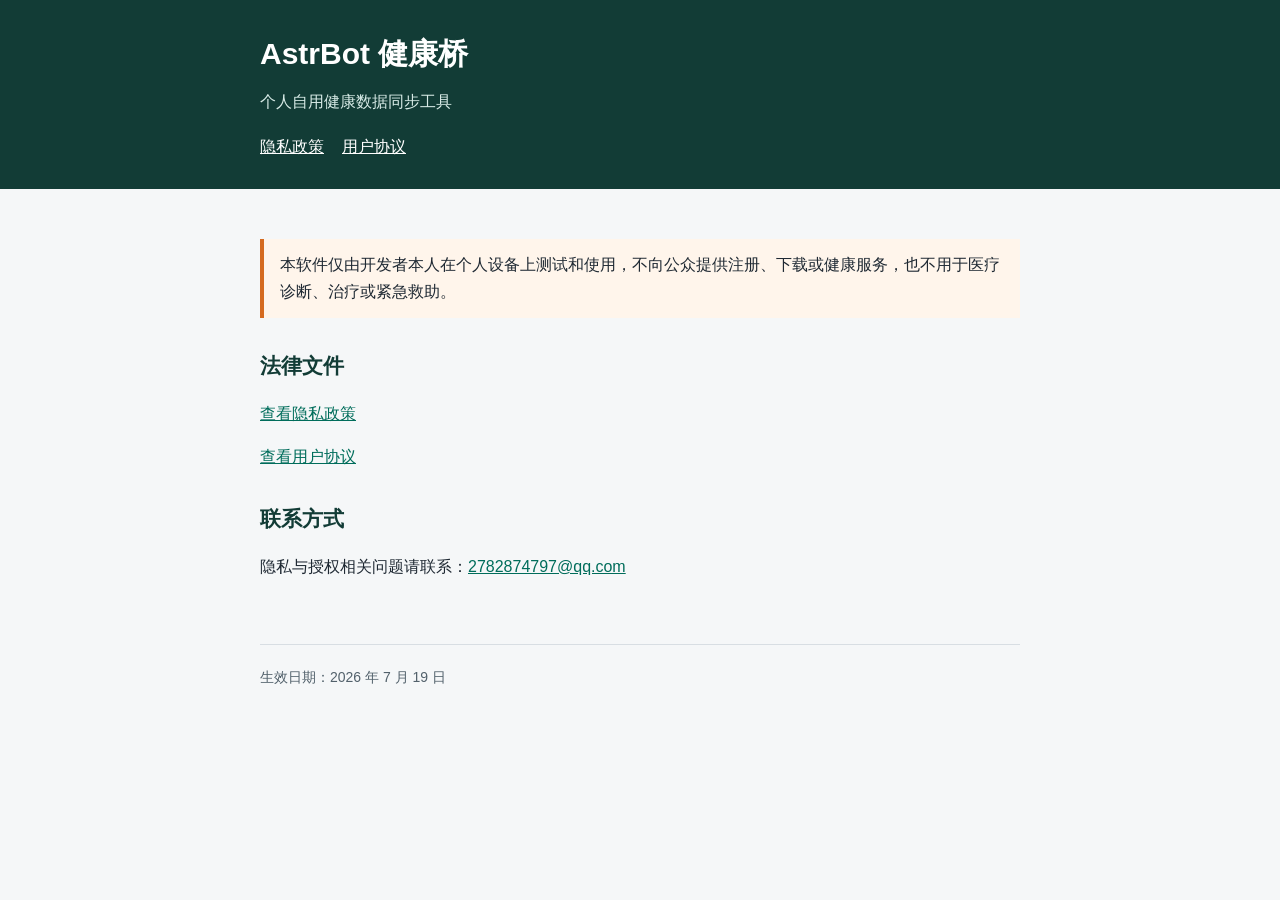
<file: index.html>
<!doctype html>
<html lang="zh-CN">
<head>
    <meta charset="utf-8">
    <meta name="viewport" content="width=device-width, initial-scale=1">
    <title>AstrBot 健康桥</title>
    <link rel="stylesheet" href="styles.css">
</head>
<body>
<header>
    <div>
        <h1>AstrBot 健康桥</h1>
        <p>个人自用健康数据同步工具</p>
        <nav><a href="privacy.html">隐私政策</a><a href="terms.html">用户协议</a></nav>
    </div>
</header>
<main>
    <p class="notice">本软件仅由开发者本人在个人设备上测试和使用，不向公众提供注册、下载或健康服务，也不用于医疗诊断、治疗或紧急救助。</p>
    <h2>法律文件</h2>
    <p><a href="privacy.html">查看隐私政策</a></p>
    <p><a href="terms.html">查看用户协议</a></p>
    <h2>联系方式</h2>
    <p>隐私与授权相关问题请联系：<a href="mailto:2782874797@qq.com">2782874797@qq.com</a></p>
</main>
<footer>生效日期：2026 年 7 月 19 日</footer>
</body>
</html>
</file>
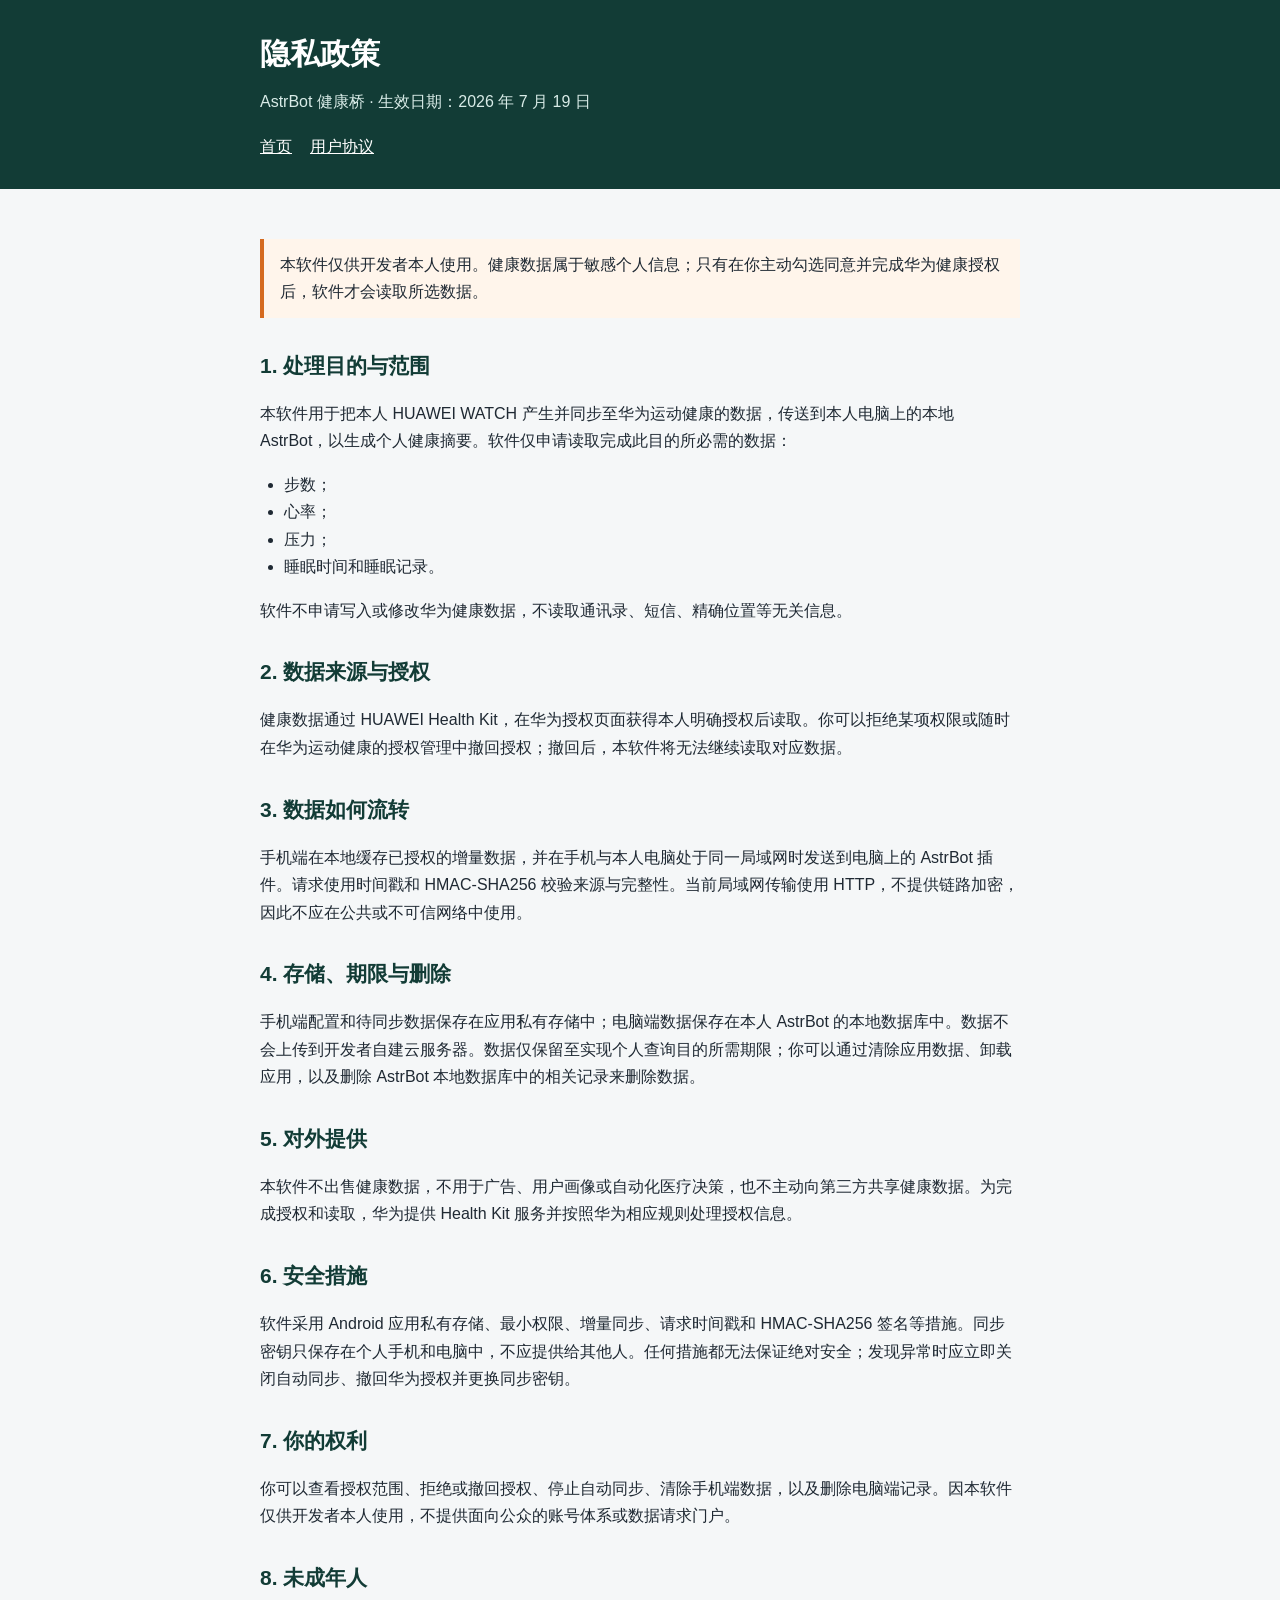
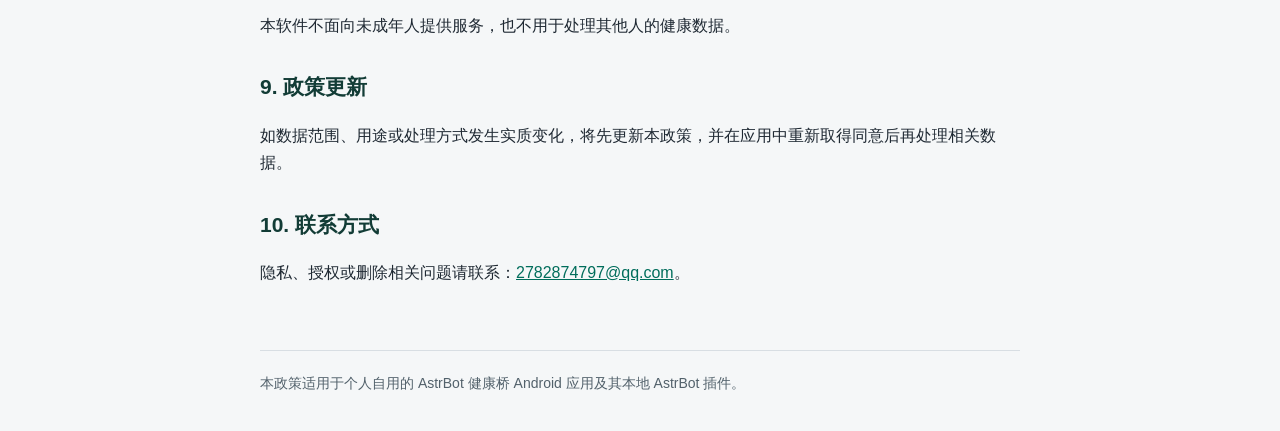
<file: privacy.html>
<!doctype html>
<html lang="zh-CN">
<head>
    <meta charset="utf-8">
    <meta name="viewport" content="width=device-width, initial-scale=1">
    <title>隐私政策 - AstrBot 健康桥</title>
    <link rel="stylesheet" href="styles.css">
</head>
<body>
<header>
    <div>
        <h1>隐私政策</h1>
        <p>AstrBot 健康桥 · 生效日期：2026 年 7 月 19 日</p>
        <nav><a href="index.html">首页</a><a href="terms.html">用户协议</a></nav>
    </div>
</header>
<main>
    <p class="notice">本软件仅供开发者本人使用。健康数据属于敏感个人信息；只有在你主动勾选同意并完成华为健康授权后，软件才会读取所选数据。</p>

    <h2>1. 处理目的与范围</h2>
    <p>本软件用于把本人 HUAWEI WATCH 产生并同步至华为运动健康的数据，传送到本人电脑上的本地 AstrBot，以生成个人健康摘要。软件仅申请读取完成此目的所必需的数据：</p>
    <ul>
        <li>步数；</li>
        <li>心率；</li>
        <li>压力；</li>
        <li>睡眠时间和睡眠记录。</li>
    </ul>
    <p>软件不申请写入或修改华为健康数据，不读取通讯录、短信、精确位置等无关信息。</p>

    <h2>2. 数据来源与授权</h2>
    <p>健康数据通过 HUAWEI Health Kit，在华为授权页面获得本人明确授权后读取。你可以拒绝某项权限或随时在华为运动健康的授权管理中撤回授权；撤回后，本软件将无法继续读取对应数据。</p>

    <h2>3. 数据如何流转</h2>
    <p>手机端在本地缓存已授权的增量数据，并在手机与本人电脑处于同一局域网时发送到电脑上的 AstrBot 插件。请求使用时间戳和 HMAC-SHA256 校验来源与完整性。当前局域网传输使用 HTTP，不提供链路加密，因此不应在公共或不可信网络中使用。</p>

    <h2>4. 存储、期限与删除</h2>
    <p>手机端配置和待同步数据保存在应用私有存储中；电脑端数据保存在本人 AstrBot 的本地数据库中。数据不会上传到开发者自建云服务器。数据仅保留至实现个人查询目的所需期限；你可以通过清除应用数据、卸载应用，以及删除 AstrBot 本地数据库中的相关记录来删除数据。</p>

    <h2>5. 对外提供</h2>
    <p>本软件不出售健康数据，不用于广告、用户画像或自动化医疗决策，也不主动向第三方共享健康数据。为完成授权和读取，华为提供 Health Kit 服务并按照华为相应规则处理授权信息。</p>

    <h2>6. 安全措施</h2>
    <p>软件采用 Android 应用私有存储、最小权限、增量同步、请求时间戳和 HMAC-SHA256 签名等措施。同步密钥只保存在个人手机和电脑中，不应提供给其他人。任何措施都无法保证绝对安全；发现异常时应立即关闭自动同步、撤回华为授权并更换同步密钥。</p>

    <h2>7. 你的权利</h2>
    <p>你可以查看授权范围、拒绝或撤回授权、停止自动同步、清除手机端数据，以及删除电脑端记录。因本软件仅供开发者本人使用，不提供面向公众的账号体系或数据请求门户。</p>

    <h2>8. 未成年人</h2>
    <p>本软件不面向未成年人提供服务，也不用于处理其他人的健康数据。</p>

    <h2>9. 政策更新</h2>
    <p>如数据范围、用途或处理方式发生实质变化，将先更新本政策，并在应用中重新取得同意后再处理相关数据。</p>

    <h2>10. 联系方式</h2>
    <p>隐私、授权或删除相关问题请联系：<a href="mailto:2782874797@qq.com">2782874797@qq.com</a>。</p>
</main>
<footer>本政策适用于个人自用的 AstrBot 健康桥 Android 应用及其本地 AstrBot 插件。</footer>
</body>
</html>
</file>
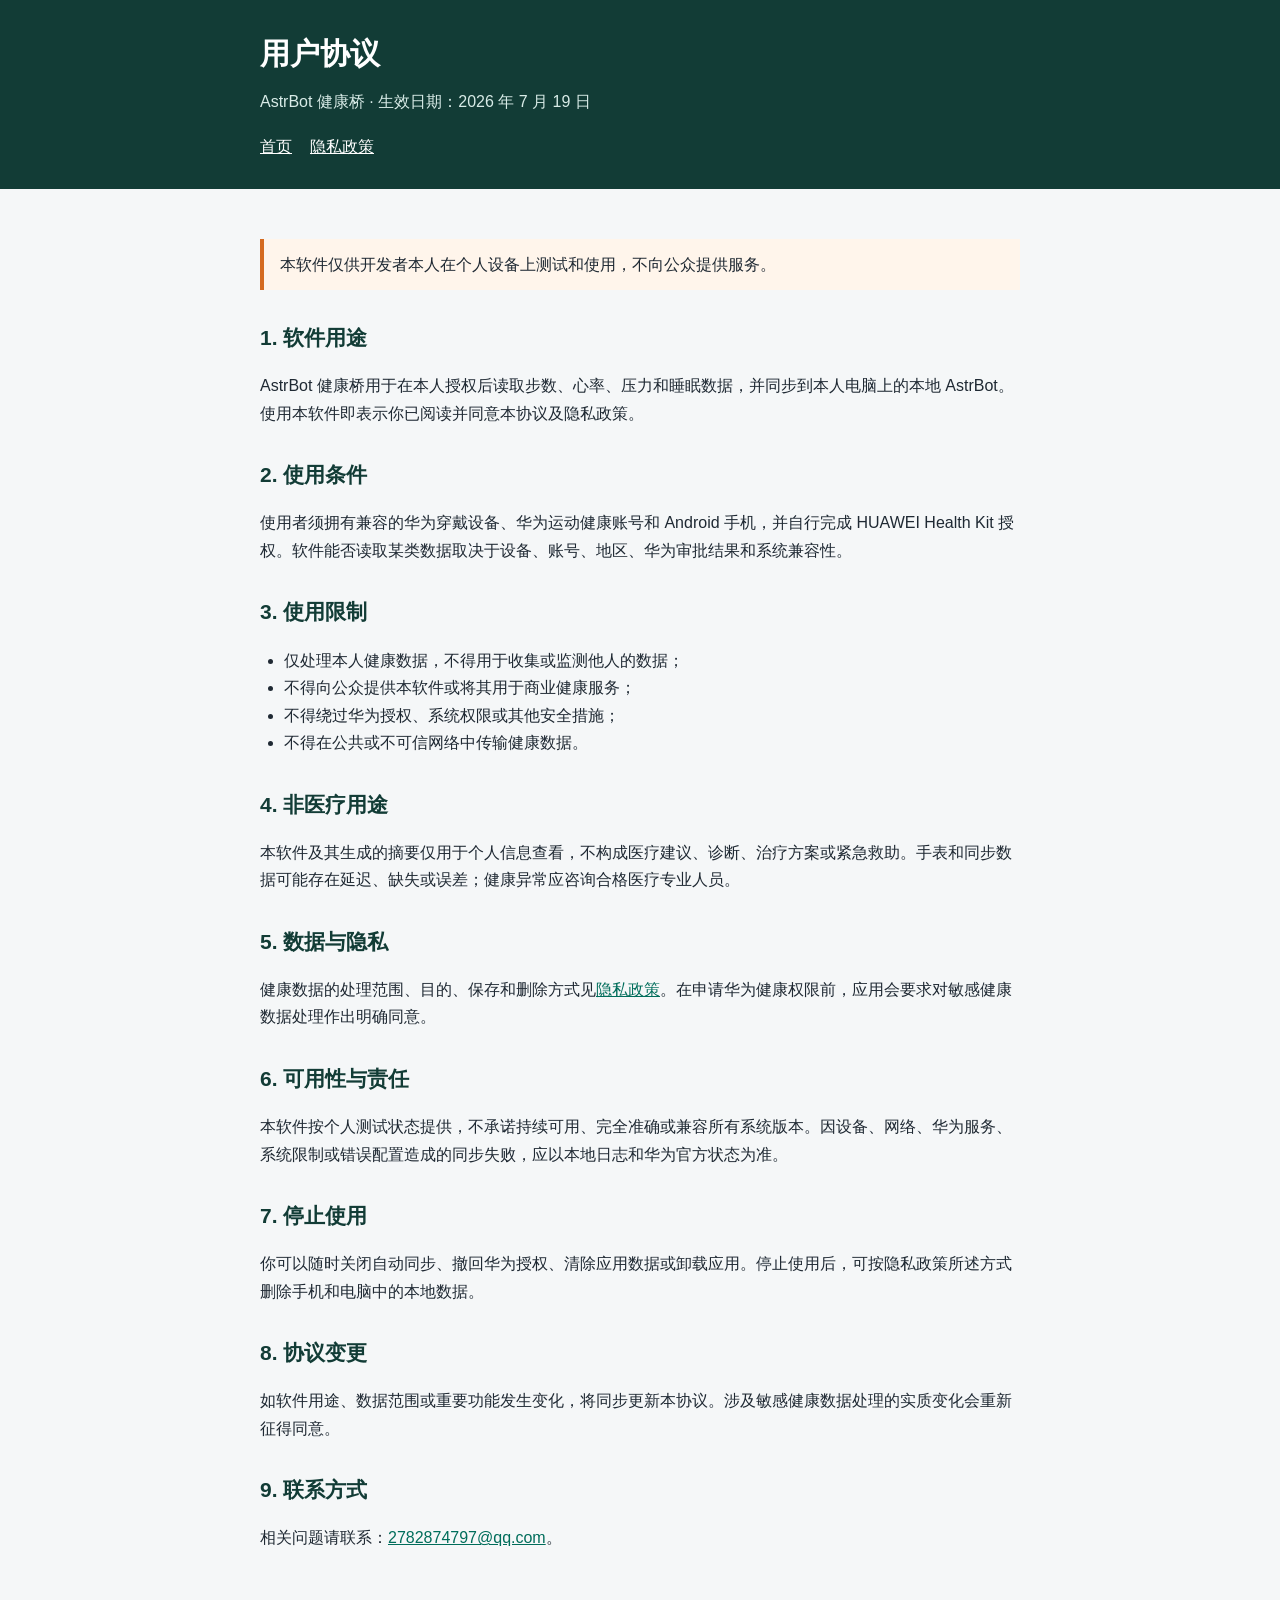
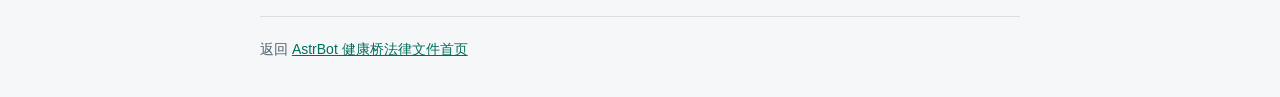
<file: terms.html>
<!doctype html>
<html lang="zh-CN">
<head>
    <meta charset="utf-8">
    <meta name="viewport" content="width=device-width, initial-scale=1">
    <title>用户协议 - AstrBot 健康桥</title>
    <link rel="stylesheet" href="styles.css">
</head>
<body>
<header>
    <div>
        <h1>用户协议</h1>
        <p>AstrBot 健康桥 · 生效日期：2026 年 7 月 19 日</p>
        <nav><a href="index.html">首页</a><a href="privacy.html">隐私政策</a></nav>
    </div>
</header>
<main>
    <p class="notice">本软件仅供开发者本人在个人设备上测试和使用，不向公众提供服务。</p>

    <h2>1. 软件用途</h2>
    <p>AstrBot 健康桥用于在本人授权后读取步数、心率、压力和睡眠数据，并同步到本人电脑上的本地 AstrBot。使用本软件即表示你已阅读并同意本协议及隐私政策。</p>

    <h2>2. 使用条件</h2>
    <p>使用者须拥有兼容的华为穿戴设备、华为运动健康账号和 Android 手机，并自行完成 HUAWEI Health Kit 授权。软件能否读取某类数据取决于设备、账号、地区、华为审批结果和系统兼容性。</p>

    <h2>3. 使用限制</h2>
    <ul>
        <li>仅处理本人健康数据，不得用于收集或监测他人的数据；</li>
        <li>不得向公众提供本软件或将其用于商业健康服务；</li>
        <li>不得绕过华为授权、系统权限或其他安全措施；</li>
        <li>不得在公共或不可信网络中传输健康数据。</li>
    </ul>

    <h2>4. 非医疗用途</h2>
    <p>本软件及其生成的摘要仅用于个人信息查看，不构成医疗建议、诊断、治疗方案或紧急救助。手表和同步数据可能存在延迟、缺失或误差；健康异常应咨询合格医疗专业人员。</p>

    <h2>5. 数据与隐私</h2>
    <p>健康数据的处理范围、目的、保存和删除方式见<a href="privacy.html">隐私政策</a>。在申请华为健康权限前，应用会要求对敏感健康数据处理作出明确同意。</p>

    <h2>6. 可用性与责任</h2>
    <p>本软件按个人测试状态提供，不承诺持续可用、完全准确或兼容所有系统版本。因设备、网络、华为服务、系统限制或错误配置造成的同步失败，应以本地日志和华为官方状态为准。</p>

    <h2>7. 停止使用</h2>
    <p>你可以随时关闭自动同步、撤回华为授权、清除应用数据或卸载应用。停止使用后，可按隐私政策所述方式删除手机和电脑中的本地数据。</p>

    <h2>8. 协议变更</h2>
    <p>如软件用途、数据范围或重要功能发生变化，将同步更新本协议。涉及敏感健康数据处理的实质变化会重新征得同意。</p>

    <h2>9. 联系方式</h2>
    <p>相关问题请联系：<a href="mailto:2782874797@qq.com">2782874797@qq.com</a>。</p>
</main>
<footer>返回 <a href="index.html">AstrBot 健康桥法律文件首页</a></footer>
</body>
</html>
</file>
<file: styles.css>
:root {
    color-scheme: light;
    font-family: "Segoe UI", "Microsoft YaHei", sans-serif;
    color: #1f2933;
    background: #f5f7f8;
}

* {
    box-sizing: border-box;
}

body {
    margin: 0;
    line-height: 1.72;
}

header {
    background: #123c36;
    color: #ffffff;
    padding: 28px 20px;
}

header div,
main,
footer {
    width: min(760px, calc(100% - 40px));
    margin: 0 auto;
}

h1 {
    margin: 0;
    font-size: 30px;
    letter-spacing: 0;
}

header p {
    margin: 8px 0 0;
    color: #d8ebe7;
}

nav {
    margin-top: 18px;
}

nav a {
    color: #ffffff;
    margin-right: 18px;
}

main {
    padding: 34px 0 48px;
}

h2 {
    margin: 30px 0 8px;
    color: #123c36;
    font-size: 21px;
    letter-spacing: 0;
}

ul {
    padding-left: 24px;
}

a {
    color: #006d5b;
}

.notice {
    border-left: 4px solid #d56a1f;
    background: #fff5eb;
    padding: 12px 16px;
}

footer {
    border-top: 1px solid #d8dee3;
    padding: 20px 0 36px;
    color: #52616b;
    font-size: 14px;
}

@media (max-width: 480px) {
    header div,
    main,
    footer {
        width: min(100% - 28px, 760px);
    }

    h1 {
        font-size: 25px;
    }
}
</file>
